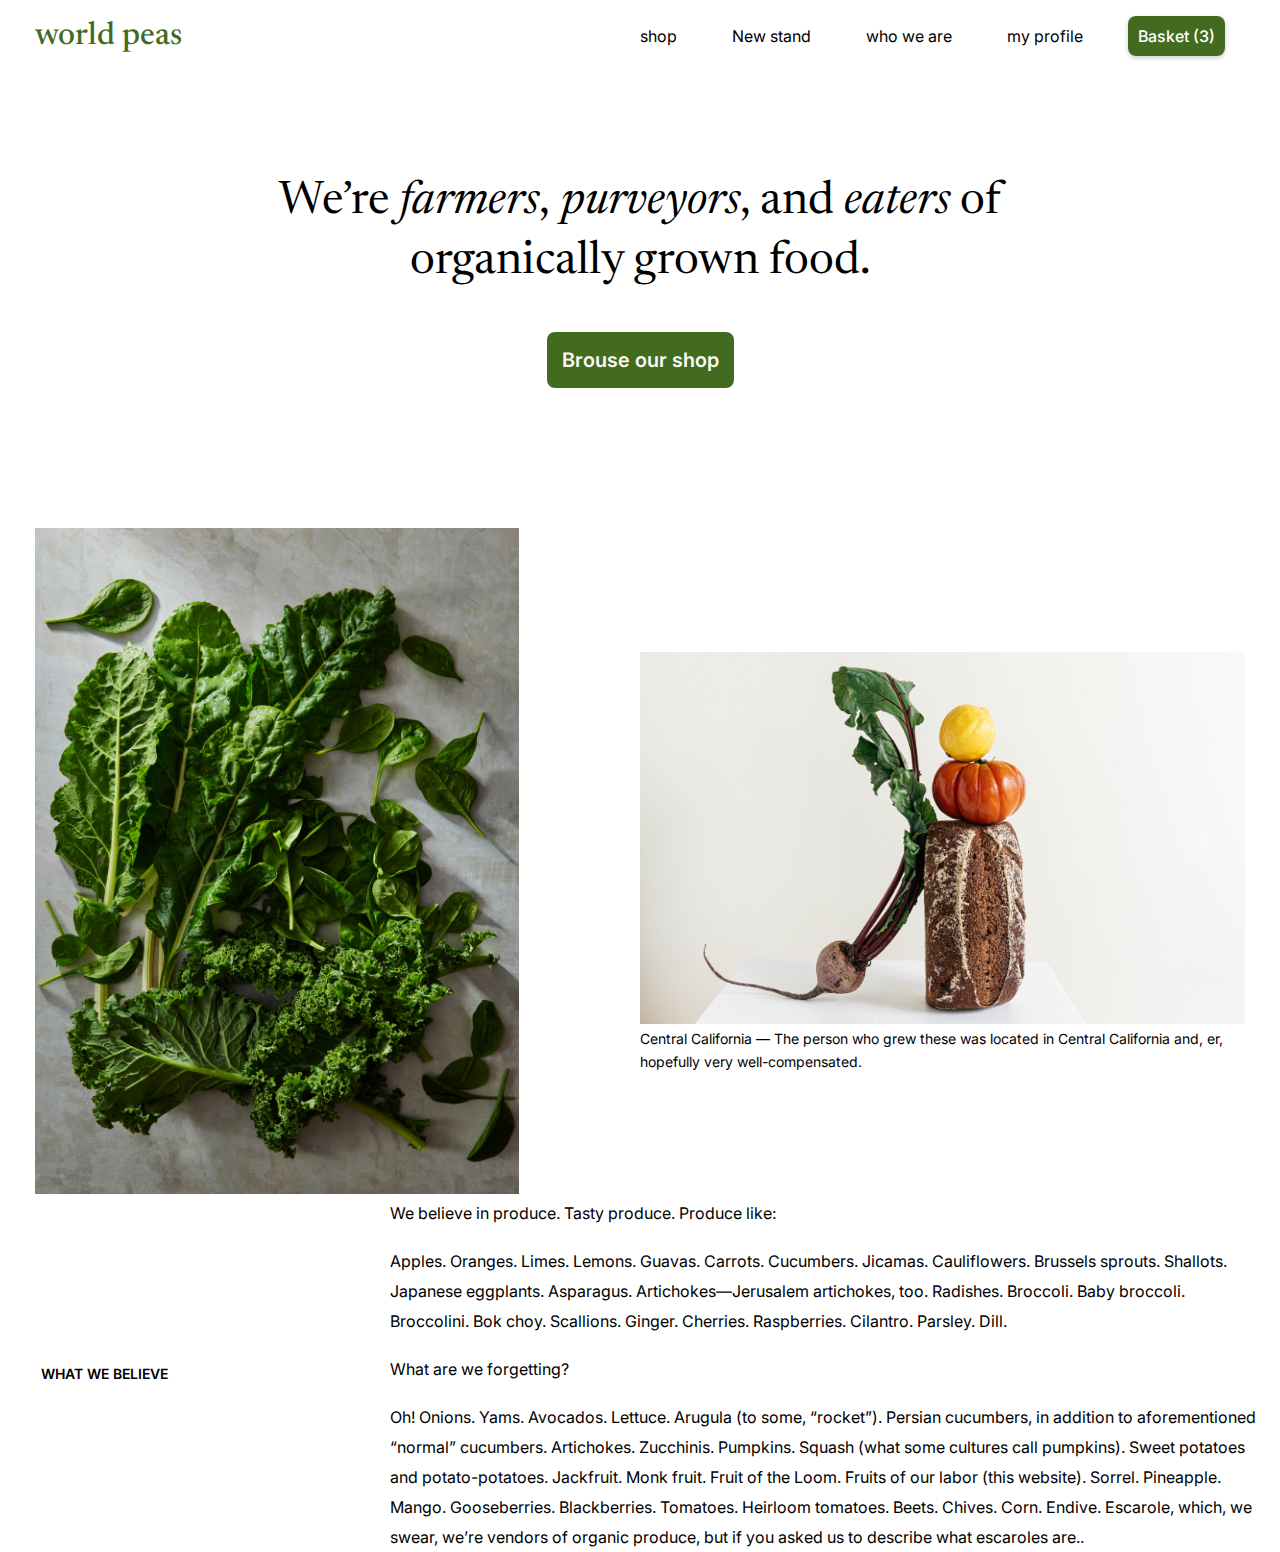
<file: index.html>
<!DOCTYPE html>
<html lang="en">
<head>
    <meta charset="UTF-8">
    <meta name="viewport" content="width=device-width, initial-scale=1.0">
    <title>Home page</title>
    <link rel="stylesheet" href="assets/styles/nav.css">
    <link rel="stylesheet" href="assets/styles/main.css">
    <link rel="preconnect" href="https://fonts.googleapis.com" />
    <link rel="preconnect" href="https://fonts.gstatic.com" crossorigin />
    <link
      href="https://fonts.googleapis.com/css2?family=Inter:ital,opsz,wght@0,14..32,100..900;1,14..32,100..900&family=Newsreader:ital,opsz,wght@0,6..72,200..800;1,6..72,200..800&display=swap"
      rel="stylesheet"
    />
</head>
<body>
    <header>
        <div class="container">
        <div class="logo"><a href="index.html">world peas</a></div>
        <nav>
            <ul>
                <li><a href="#">shop</a></li>
                <li><a href="#">New stand</a></li>
                <li><a href="#">who we are</a></li>
                <li><a href="#">my profile</a></li>
                <li><a href="shopping.html" class="cart-btn">Basket <span>(3)</span></a></li>
            </ul>
        </nav>
    </div>
    </header>
    <main>
    <section class="hero">
        <div class="container">
        <h1>    We’re <i>farmers</i>,<i> purveyors</i>, and  <i>eaters</i> of <br />
            organically grown food.</h1>
            <a href="#" class="btn">Brouse our shop</a>
        </div>
    </section>
    <section class="some-vegetables">
        <div class="container">
        <div class="lettuce">
            <img src="assets/images/vg.webp" alt="lettuce">
        </div>
        <figure class="banger-image">
            <img src="assets/images/banger.webp" alt="banger">
            <figcaption>Central California</b> — The person who grew these was located in Central California and, er, hopefully very well-compensated.</figcaption>
        </figure>
    </div>
</section>
<section class="what-we-believe">
    <div class="container">
    <h2>What we believe</h2>
   <article>
    <p>We believe in produce. Tasty produce. Produce like:</p>
    <br>
    <p>Apples. Oranges. Limes. Lemons. Guavas. Carrots. Cucumbers. Jicamas. Cauliflowers. Brussels sprouts. Shallots. Japanese eggplants. Asparagus. Artichokes—Jerusalem artichokes, too. Radishes. Broccoli. Baby broccoli. Broccolini. Bok choy. Scallions. Ginger. Cherries. Raspberries. Cilantro. Parsley. Dill.</p>
    <br>
    <p>What are we forgetting?</p>
    <br>
    <p>
        Oh! Onions. Yams. Avocados. Lettuce. Arugula (to some, “rocket”). Persian cucumbers, in addition to aforementioned “normal” cucumbers. Artichokes. Zucchinis. Pumpkins. Squash (what some cultures call pumpkins). Sweet potatoes and potato-potatoes. Jackfruit. Monk fruit. Fruit of the Loom. Fruits of our labor (this website). Sorrel. Pineapple. Mango. Gooseberries. Blackberries. Tomatoes. Heirloom tomatoes. Beets. Chives. Corn. Endive. Escarole, which, we swear, we’re vendors of organic produce, but if you asked us to describe what escaroles are..</p>
   </article>
  </div>
</section>
</main>
</body>
</html>
</file>
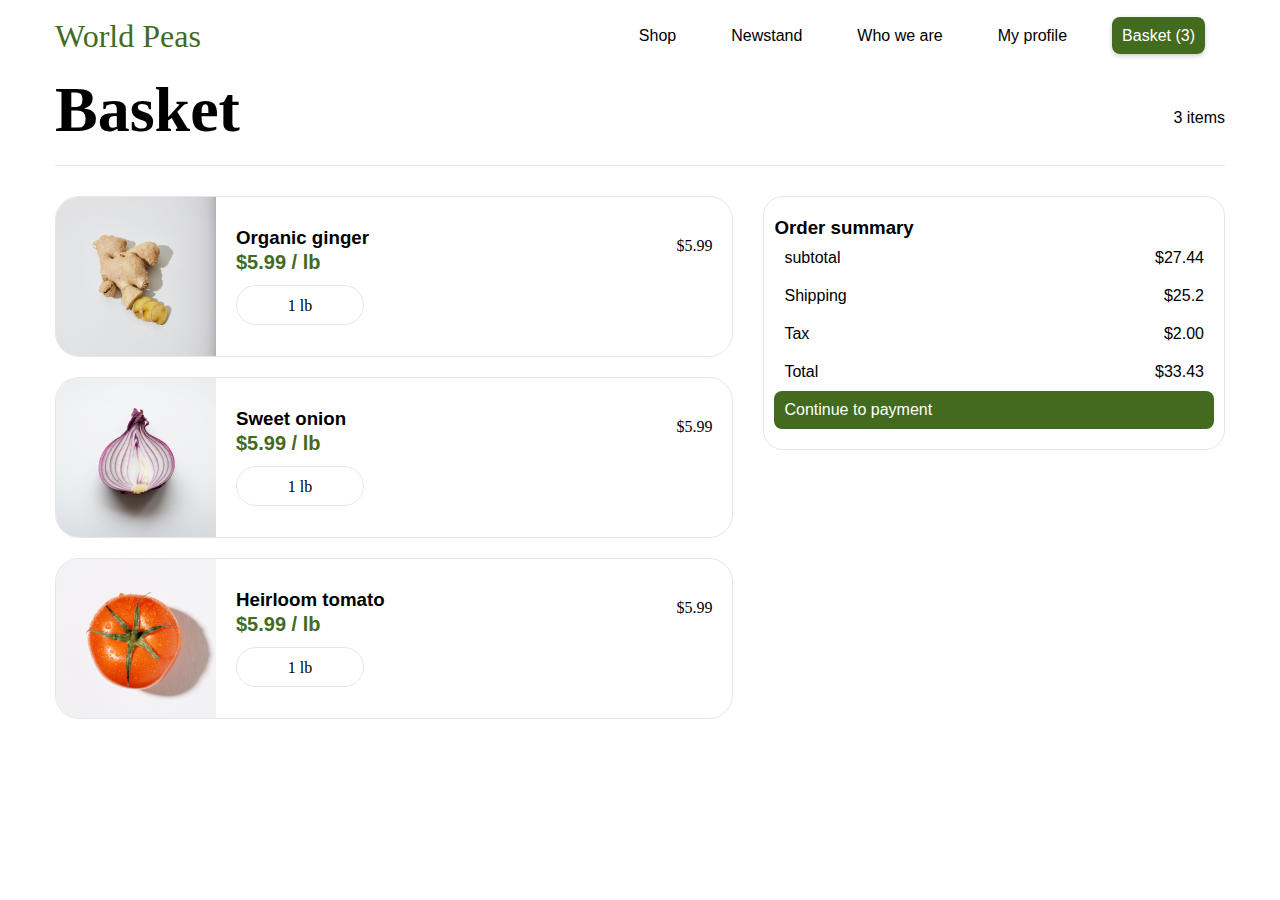
<file: shopping.html>
<!DOCTYPE html>
<html lang="en">
  <head>
    <meta charset="UTF-8" />
    <meta name="viewport" content="width=device-width, initial-scale=1.0" />
    <title>shoppin-carts</title>
    <link rel="stylesheet" href="assets/styles/nav.css" />
    <link rel="stylesheet" href="assets/styles/shopping.css" />
  </head>
  <body>
    <header>
      <div class="container">
        <div class="logo">
          <a href="index.html">World Peas</a>
        </div>
        <nav>
          <ul>
            <li>
              <a href="#">Shop</a>
            </li>
            <li>
              <a href="#">Newstand</a>
            </li>
            <li>
              <a href="#">Who we are</a>
            </li>
            <li>
              <a href="#">My profile</a>
            </li>
            <li>
              <a href="product.html" class="cart-btn">Basket <span>(3)</span></a>
            </li>
          </ul>
        </nav>
      </div>
    </header>
    <main>
      <section class="heading">
        <div class="container">
          <h1>Basket</h1>
          <span>3 items</span>
        </div>
      </section>
      <section class="basket">
        <div class="container">
          <div class="product-list">
            <div class="product">
              <div class="product-details">
                <div class="product-image">
                  <img src="assets/images/ginger-2.webp" alt="ginger" />
                </div>
                <div class="product-info">
                  <h3>Organic ginger</h3>
                  <span class="price-vs-weight">$5.99 / lb</span>
                  <div class="weight">
                    <span>1 lb</span>
                  </div>
                </div>
              </div>
              <span class="price">$5.99</span>
            </div>
            <div class="product">
              <div class="product-details">
                <div class="product-image">
                  <img src="assets/images/onion.webp" alt="onion" />
                </div>
                <div class="product-info">
                  <h3>Sweet onion</h3>
                  <span class="price-vs-weight">$5.99 / lb</span>
                  <div class="weight">
                    <span>1 lb</span>
                  </div>
                </div>
              </div>
              <span class="price">$5.99</span>
            </div>
            <div class="product">
              <div class="product-details">
                <div class="product-image">
                  <img src="assets/images/Tomato-2.webp" alt="tomato" />
                </div>
                <div class="product-info">
                  <h3>Heirloom tomato</h3>
                  <span class="price-vs-weight">$5.99 / lb</span>
                  <div class="weight">
                    <span>1 lb</span>
                  </div>
                </div>
              </div>
              <span class="price">$5.99</span>
            </div>
          </div>
          <div class="order-summary">
            <h3>Order summary</h3>
            <ul>
              <li><span>subtotal</span> <span>$27.44</span></li>
              <li><span>Shipping</span> <span>$25.2</span></li>
              <li><span>Tax</span> <span>$2.00</span></li>
              <li><span>Total</span> <span>$33.43</span></li>
            </ul>
            <a href="" class="payment">Continue to payment</a>
          </div>
        </div>
      </section>
    </main>
  </body>
</html>
</file>
<file: assets/styles/nav.css>
*{
    margin: 0;
    padding: 0;
    box-sizing: border-box;
}
header{
    position:sticky;
    top:0;
    padding: 20px;
    background-color:#fff
}
:root{
    --green: #426b1f;
    --cream: #fafaf5;
    --white: white;}
.container{
    display: flex;
    justify-content: space-between;
    align-items: center;
    flex-wrap: wrap;
}
.container .logo a{
    text-decoration: none;
    color: #426b1f;
    font-family: "Newsreader", serif;
    font-weight: 500;
    font-size: 32px;
    line-height: 32px;
    letter-spacing: -1%;
}
nav ul {
    display: flex;
    gap: 35px;
    flex-wrap: wrap;
    padding-right: 20px;
}
nav ul li {
    font-family:"Inter", sans-serif;
    list-style: none;
    font-weight: 400;
    font-size: 16px;
    line-height:20.8px;
    text-align: center;
}
nav ul li a {
    text-decoration: none;
    padding: 10px;
    color: black;
}

nav ul li .cart-btn{
    color:var(--white);
    background-color: var(--green);
    border-radius: 8px;
    font-weight:500 ;
    box-shadow: 0 2px 5px rgba(0, 0, 0, 0.2);

}

@media  (max-width:992px) {
    nav ul{
     display:none;
    }
    
}
</file>
<file: assets/styles/main.css>
*{
    padding: 0;
    margin: 0;
    box-sizing: border-box;
}
.container{
  margin: 0 auto;
  padding: 0 15px;

}
img{
  width: 100%;
}
a{
  text-decoration: none;
}
.hero{
  padding: 100px 0;
}
:root{
  --green: #426b1f;
  --gray: #6d6d6d;
  --cream: #fafaf5;
  --white: white;
  --black: black;
}
.hero .container{
  display: flex;
  align-items: center;
  justify-content: center;
  flex-direction: column;
}
.hero h1{
font-family: "Newsreader" , serif;
text-align: center;
font-weight: 400;
font-size: 46px;
line-height:60px;
letter-spacing: -2%;



}
.hero .btn{
    display: block;
    width: fit-content;
    padding: 15px;
    font-family: "Inter", sans-serif;
    font-weight: 600;
    font-size: 20px;
    line-height: 26px;
    color:var(--cream);
    background-color: var(--green);
    border-radius: 8px;
    margin: 40px auto;
}
.hero .btn:hover{
    background-color: #2b4712;
    transition: all 0.3s ease;
}
.some-vegetables{
  padding:0 20px;
}
.some-vegetables .container{
    display: flex;
    flex-wrap: wrap;
    justify-content: space-between;
    align-items: center;
 }
 .some-vegetables .lettuce{
  width:40%;
 }
 .some-vegetables figure{
  width: 50%;
 }
.some-vegetables .banger-image figcaption{
    font-family: "Inter", sans-serif;
    font-size: 14px;
    line-height: 160%;
    letter-spacing: -1%;
}

what-we-believe{
  padding-top: 100px;
}
@media(max-width:992px){
  .what-we-belive{
    padding-top: 50px;
  }
}
.what-we-believe .container {
  display: flex;
  flex-wrap: wrap;
}
.what-we-believe .container h2{
  font-family: "Inter", sans-serif;
  font-weight: 600;
  font-size: 14px;
  line-height:22.4px;
  letter-spacing: 4%;
  width: 25%;
  margin-left: 26px; 
  text-transform: uppercase;
}

.what-we-believe article {
  width: 70%;
}
.what-we-believe article p {
  line-height: 30px;
  font-family:"Inter", sans-serif;
  font-weight: 400;
  
}

@media  (max-width:992px){
  .what-we-believe .container h2{
   width: 100%;
  margin-left: 0;
  margin-bottom: 15px;
}

   .what-we-believe .container article {
      width: 100%;
  } 

 .some-vegetables .lettuce{
  width: 100%;
 }
 .some-vegetables figure{
  width:100%;
}

}
</file>
<file: assets/styles/shopping.css>
*{
    margin: 0;
    padding: 0;
    box-sizing: border-box;
  }
  :root{
    --green: #426b1f;
    --gray: #6d6d6d;
    --cream: #fafaf5;
    --white: white;
    --black: black;
    --border-color:#E6E6E6;
  
  }
  .container{
    margin: auto;
    padding: 0 15px;
  }
  @media (min-width: 1200px) {
    .container {
      width: 1170px;
      padding: 0;
    }
  }
  a{
    text-decoration: none;
  }
  ul{
    list-style: none;
  }
  img{
    width: 100%;
    display: block;
  }
  .heading .container {
    display: flex;
    align-items: center;
    border-bottom: 1px solid #e6e6e6;
  }
  .heading h1 {
    margin: 0 24px 16px 0;
    letter-spacing: -2%;
    line-height: 120%;
    font-size: 64px;
    font-family: "Newsreader", serif;
  }
  .heading span {
    font-family: "Inter", sans-serif;
  }
  .basket .container {
    display: flex;
    justify-content: space-between;
    flex-wrap: wrap;
    padding-top: 30px;
    gap: 30px;
  }
  .basket .product-list {
    flex-grow: 1;
  }
  .basket .product-list .product {
    display: flex;
    justify-content: space-between;
    margin-bottom: 20px;
    background-color: var(--bg);
    border: 1px solid #e6e6e6;
    border-radius: 24px;
    overflow: hidden;
  }
  .basket .product-list .product .product-details {
    display: flex;
    align-items: center;
    gap: 20px;
  }
  .basket .product-info h3 {
    font-family: "Inter", sans-serif;
  }
  .basket .product-info .weight {
    margin-top: 10px;
  }
  .basket .product-info .weight span {
    display: block;
    background-color: var(--white);
    color: var(--black);
    border-radius: 20px;
    border: 1px solid #e6e6e6;
    text-align: center;
    line-height: 40px;
    width: 128px;
    height: 40px;
  }
  .basket .price-vs-weight {
    font-family: "Inter", sans-serif;
    font-weight: bold;
    font-size: 20px;
    line-height: 130%;
    color: var(--green);
    margin-top: 20px;
  }
  .basket .price {
    padding: 40px 20px;
  }
  .order-summary {
    flex-grow: 1;
    align-self: start;
    font-family: "Inter", sans-serif;
    padding: 20px 10px;
    border: 1px solid #e6e6e6;
    border-radius: 20px;
    background-color: var(--bg);
  }
  .order-summary ul li {
    display: flex;
    justify-content: space-between;
    align-items: center;
    padding: 10px;
  }
  .order-summary .payment {
    display: block;
    padding: 10px;
    color: var(--white);
    background-color: var(--green);
    border-radius: 8px;
  }
</file>
